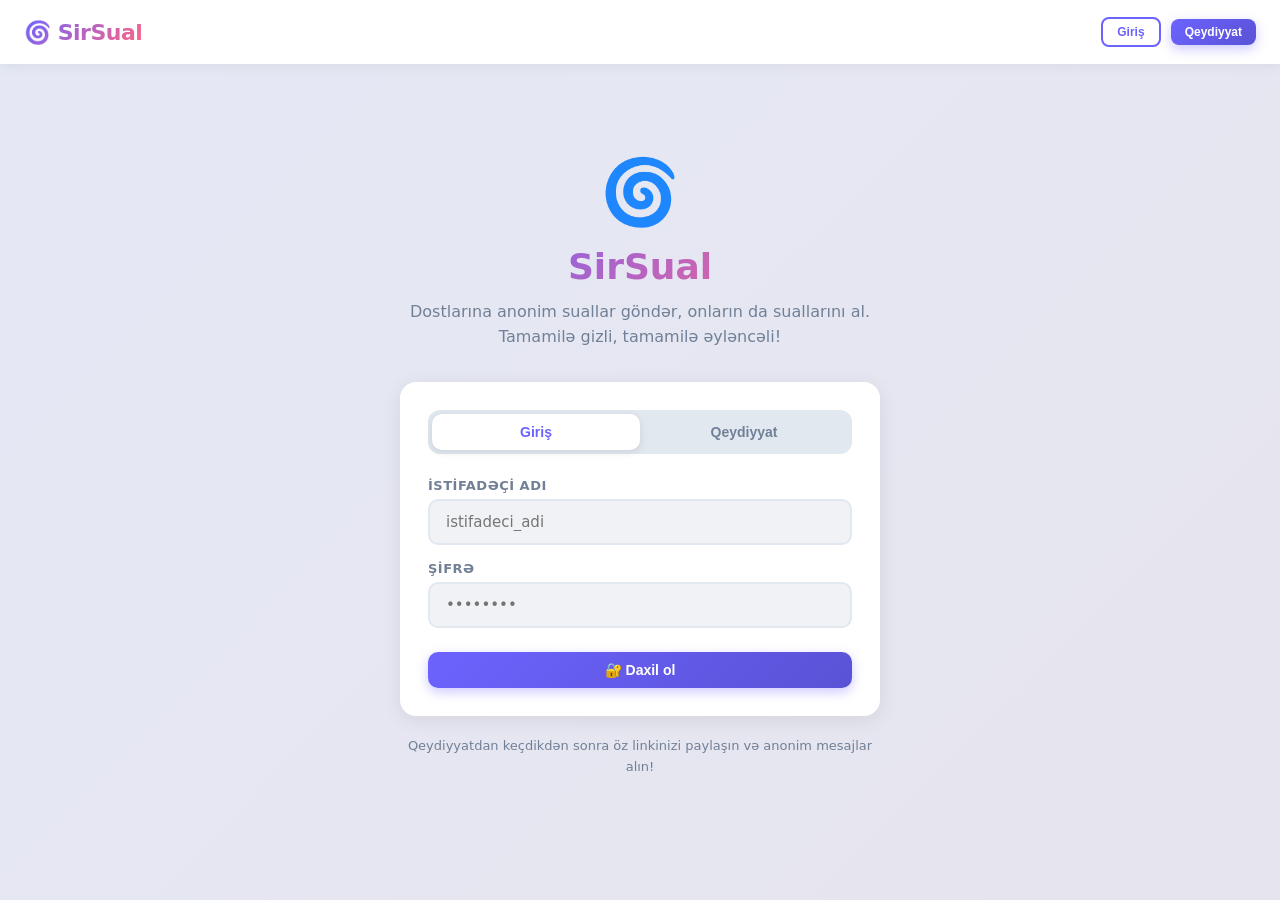
<file: index.html>
<!DOCTYPE html>
<html lang="az">
<head>
  <meta charset="UTF-8">
  <meta name="viewport" content="width=device-width, initial-scale=1.0">
  <title>SirSual — Anonim Suallar</title>
  <link rel="stylesheet" href="style.css">
  <meta name="description" content="Dostlarınıza anonim mesaj və suallar göndərin!">
</head>
<body>

<!-- ===== NAVBAR ===== -->
<nav class="navbar">
  <div class="logo">🌀 SirSual</div>
  <div class="nav-actions" id="nav-actions">
    <!-- Filled by JS -->
  </div>
</nav>

<!-- ===== PAGE: AUTH ===== -->
<div class="page active" id="page-auth">
  <div class="hero">
    <div class="hero-inner">
      <div class="hero-icon">🌀</div>
      <h1>SirSual</h1>
      <p>Dostlarına anonim suallar göndər, onların da suallarını al.<br>Tamamilə gizli, tamamilə əyləncəli!</p>

      <div class="card">
        <div class="auth-tabs">
          <button class="auth-tab active" data-tab="login" onclick="switchTab('login')">Giriş</button>
          <button class="auth-tab" data-tab="register" onclick="switchTab('register')">Qeydiyyat</button>
        </div>

        <!-- Login Form -->
        <div class="auth-form active" id="form-login">
          <div class="form-group">
            <label>İstifadəçi adı</label>
            <input type="text" id="login-username" placeholder="istifadeci_adi" autocomplete="username">
          </div>
          <div class="form-group">
            <label>Şifrə</label>
            <input type="password" id="login-password" placeholder="••••••••" autocomplete="current-password">
          </div>
          <div id="login-err" class="form-error"></div>
          <button class="btn btn-primary" style="width:100%;justify-content:center;margin-top:8px" onclick="login()">
            🔐 Daxil ol
          </button>
        </div>

        <!-- Register Form -->
        <div class="auth-form" id="form-register">
          <div class="form-group">
            <label>Adınız</label>
            <input type="text" id="reg-name" placeholder="Əli Məmmədov" autocomplete="name">
            <div id="reg-name-err" class="form-error"></div>
          </div>
          <div class="form-group">
            <label>İstifadəçi adı</label>
            <input type="text" id="reg-username" placeholder="ali_mammadov" autocomplete="username">
            <div id="reg-username-err" class="form-error"></div>
          </div>
          <div class="form-group">
            <label>Şifrə</label>
            <input type="password" id="reg-password" placeholder="Ən azı 6 simvol" autocomplete="new-password">
            <div id="reg-password-err" class="form-error"></div>
          </div>
          <button class="btn btn-primary" style="width:100%;justify-content:center;margin-top:8px" onclick="register()">
            🚀 Qeydiyyatdan keç
          </button>
        </div>
      </div>

      <p style="margin-top:20px;font-size:13px;color:var(--text-light)">
        Qeydiyyatdan keçdikdən sonra öz linkinizi paylaşın və anonim mesajlar alın!
      </p>
    </div>
  </div>
</div>

<!-- ===== PAGE: DASHBOARD ===== -->
<div class="page" id="page-dashboard">
  <div class="dashboard">

    <div class="dashboard-header">
      <div class="dashboard-profile">
        <div class="avatar-edit-wrap" onclick="openEmojiModal()" title="Emojini dəyiş">
          <div class="avatar-lg" id="db-avatar">?</div>
          <div class="avatar-edit-overlay">✏️</div>
        </div>
        <div>
          <h2 id="db-greeting">Salam!</h2>
          <p id="db-username" style="color:var(--text-light);font-size:13px;margin-top:2px"></p>
        </div>
      </div>
      <div style="display:flex;gap:10px;align-items:center">
        <button class="btn btn-outline btn-sm" onclick="markAllRead()">Hamısını oxu</button>
        <button class="btn btn-ghost btn-sm" onclick="logout()">Çıxış</button>
      </div>
    </div>

    <!-- Stats -->
    <div class="stats-grid">
      <div class="stat-card">
        <div class="stat-number" id="stat-total">0</div>
        <div class="stat-label">Cəmi mesaj</div>
      </div>
      <div class="stat-card">
        <div class="stat-number" id="stat-unread">0</div>
        <div class="stat-label">Oxunmamış</div>
      </div>
      <div class="stat-card">
        <div class="stat-number" id="stat-today">0</div>
        <div class="stat-label">Bu gün</div>
      </div>
      <div class="stat-card">
        <div class="stat-number" id="stat-views">0</div>
        <div class="stat-label">Profil baxışı</div>
      </div>
    </div>

    <!-- Share Box -->
    <div class="share-box">
      <div>
        <h3>🔗 Linkini paylaş</h3>
        <p>Dostlarına bu linki göndər, anonim mesaj alsın!</p>
      </div>
      <div style="display:flex;flex-direction:column;gap:8px;align-items:flex-end">
        <div class="share-link" id="share-link" onclick="copyShareLink()" title="Kopyalamaq üçün tıkla">
          yüklənir...
        </div>
        <button class="btn btn-sm" style="background:rgba(255,255,255,0.25);color:white;border:1.5px solid rgba(255,255,255,0.4)" onclick="copyShareLink()">
          📋 Kopyala
        </button>
      </div>
    </div>

    <!-- Mood picker -->
    <div class="mood-section">
      <div class="mood-section-title">🌈 Bu günkü əhvalın necədir?</div>
      <div class="mood-picker" id="mood-picker"></div>
    </div>

    <!-- Character report -->
    <div class="section-title" style="margin-top:8px">⭐ Xarakter hesabatım</div>
    <div id="db-char-report"></div>

    <div class="section-title" style="margin-top:24px">💬 Gələn rəylər</div>
    <div id="db-imp-list"></div>

    <!-- Search -->
    <div class="section-title" style="margin-top:32px">🔍 İstifadəçi axtar</div>
    <div class="search-box">
      <input
        type="text"
        id="search-input"
        placeholder="Ad və ya @istifadeci_adi ilə axtar..."
        oninput="searchUsers(this.value)"
        autocomplete="off"
      >
      <span class="search-icon">🔍</span>
    </div>
    <div id="search-results" class="search-results" style="display:none"></div>

    <!-- Leaderboard -->
    <div class="section-title" style="margin-top:32px">🏆 Ən çox mesaj alanlar</div>
    <div id="leaderboard-container"></div>

    <!-- Messages -->
    <div class="section-title" style="margin-top:32px">💬 Mesajlarım
      <span class="badge" id="unread-badge-2">0</span>
    </div>

    <div class="filter-tabs">
      <button class="filter-tab active" data-filter="all"    onclick="renderMessages('all')">Hamısı</button>
      <button class="filter-tab"        data-filter="unread" onclick="renderMessages('unread')">Oxunmamış</button>
      <button class="filter-tab"        data-filter="read"   onclick="renderMessages('read')">Oxunmuş</button>
    </div>

    <div class="messages-list" id="messages-container">
      <!-- Filled by JS -->
    </div>
  </div>
</div>

<!-- ===== PAGE: PUBLIC PROFILE ===== -->
<div class="page" id="page-send">

  <!-- Not found -->
  <div id="send-not-found" style="display:none" class="send-notfound">
    <div class="card" style="text-align:center;max-width:400px;margin:80px auto">
      <div style="font-size:48px;margin-bottom:12px">😔</div>
      <h2>İstifadəçi tapılmadı</h2>
      <p style="color:var(--text-light);margin:8px 0 20px">Bu istifadəçi adı mövcud deyil.</p>
      <a href="#" class="btn btn-primary">Ana səhifəyə qayıt</a>
    </div>
  </div>

  <!-- Profile body -->
  <div id="send-form-area" style="display:none">

    <!-- Cover / Hero -->
    <div class="profile-cover">
      <div class="profile-cover-inner">
        <div class="avatar-edit-wrap" id="cover-avatar-wrap">
          <div class="avatar-xl" id="send-avatar">?</div>
          <div class="avatar-edit-overlay" id="cover-edit-overlay" style="display:none" onclick="openEmojiModal()" title="Emojini dəyiş">✏️</div>
        </div>
        <div class="profile-cover-info">
          <h1 id="send-name">İstifadəçi</h1>
          <span id="send-handle" class="profile-handle">@istifadeci</span>
          <div class="profile-meta-row">
            <span id="send-joined">📅 Qoşulma tarixi</span>
            <span id="send-mood-badge" class="mood-badge" style="display:none"></span>
          </div>
        </div>
      </div>
    </div>

    <div class="profile-page-body">
      <div class="profile-page-grid">

        <!-- LEFT: message form -->
        <div class="profile-main">

          <!-- Locked replies -->
          <div id="send-replies-wrap" style="display:none">
            <div class="section-title">🔓 Cavablar</div>
            <div id="send-replies"></div>
          </div>

          <!-- Message form -->
          <div class="section-title" style="margin-top:8px">💬 Anonim mesaj göndər</div>
          <div class="card">
            <input type="hidden" id="send-target">

            <div class="sablonlar">
              <p class="sablon-baslik">✨ Hazır suallar</p>
              <div class="sablon-dugmeler">
                <button onclick="sablonSec(this)">Məni necə görürsən? 👀</button>
                <button onclick="sablonSec(this)">Məndə dəyişməsini istədiyin bir şey? 🔄</button>
                <button onclick="sablonSec(this)">Ən yaxşı xüsusiyyətim nədir? ✨</button>
                <button onclick="sablonSec(this)">İlk təəssüratın nə idi? 🎯</button>
                <button onclick="sablonSec(this)">Mənimlə bağlı bir sirr? 🤫</button>
                <button onclick="sablonSec(this)">Ən çox nəyi bəyənirsən? ❤️</button>
              </div>
            </div>

            <div class="form-group">
              <label>Mesajınız</label>
              <textarea
                id="send-text"
                placeholder="Buraya mesajınızı yazın... Kimliyiniz gizli qalacaq 🤫"
                maxlength="500"
                oninput="updateCharCount()"
              ></textarea>
              <div class="char-counter" id="send-charcount">0 / 500</div>
              <div id="send-err" class="form-error"></div>
            </div>

            <button class="btn btn-primary" style="width:100%;justify-content:center" onclick="sendMessage()">
              📨 Anonim göndər
            </button>
            <p style="text-align:center;font-size:12px;color:var(--text-light);margin-top:10px">
              Mesajınız tamamilə anonimdir.
            </p>
          </div>

          <!-- Success -->
          <div id="send-success" style="display:none;text-align:center" class="card" style="margin-top:16px">
            <div style="font-size:56px;margin-bottom:12px;animation:float 2s ease-in-out infinite">🎉</div>
            <h2 style="margin-bottom:8px">Mesaj göndərildi!</h2>
            <p style="color:var(--text-light)">Mesajınız uğurla çatdırıldı. Kimliğiniz gizli qalacaq.</p>
            <div style="margin-top:16px;width:100%;height:4px;background:var(--border);border-radius:4px;overflow:hidden">
              <div style="height:100%;background:linear-gradient(90deg,var(--primary),var(--secondary));animation:progress 3s linear forwards"></div>
            </div>
          </div>
        </div>

        <!-- RIGHT: profile info card -->
        <div class="profile-sidebar">
          <div class="card">
            <div class="sidebar-section-title">👤 Profil haqqında</div>
            <div class="profile-info-row">
              <span class="profile-info-label">Ad</span>
              <span id="sidebar-name" class="profile-info-value">—</span>
            </div>
            <div class="profile-info-row">
              <span class="profile-info-label">İstifadəçi adı</span>
              <span id="sidebar-username" class="profile-info-value">—</span>
            </div>
            <div class="profile-info-row">
              <span class="profile-info-label">Qoşulma</span>
              <span id="sidebar-joined" class="profile-info-value">—</span>
            </div>
            <div class="profile-info-row">
              <span class="profile-info-label">Baxış</span>
              <span id="sidebar-views" class="profile-info-value">0 baxış</span>
            </div>

            <div style="margin-top:16px;padding-top:14px;border-top:1px solid var(--border)">
              <div class="sidebar-section-title">⭐ Xarakter hesabatı</div>
              <div id="send-char-report"></div>
            </div>

            <div style="margin-top:16px;padding-top:16px;border-top:1px solid var(--border);text-align:center">
              <p style="font-size:12px;color:var(--text-light);margin-bottom:10px">Siz də qoşulun!</p>
              <a href="#" class="btn btn-primary btn-sm" style="width:100%;justify-content:center">
                🌀 SirSual-a qoşul
              </a>
            </div>
          </div>
        </div>

      </div>
    </div>
  </div>
</div>

<!-- ===== IMPRESSION WIZARD ===== -->
<div id="imp-wizard" class="imp-wizard" style="display:none">
  <div class="imp-card">

    <div class="imp-header">
      <div class="imp-av" id="imp-wizard-avatar">?</div>
      <div>
        <div class="imp-header-name" id="imp-wizard-name">İstifadəçi</div>
        <div class="imp-header-sub">bu linki sizinlə paylaşdı · onu tanıyırsınızsa rəy bildirin</div>
      </div>
    </div>

    <div class="imp-trust-row">
      <span class="imp-trust-badge">🔒 100% anonim</span>
      <span class="imp-trust-badge">🛡️ təhlükəsiz</span>
    </div>

    <div class="imp-progress-track">
      <div class="imp-progress-fill" id="imp-step-fill" style="width:50%"></div>
    </div>
    <div class="imp-step-label" id="imp-step-label">ADDIM 1 / 2</div>

    <!-- Step 1: Traits -->
    <div id="imp-s1">
      <h2 class="imp-title">Xarakterini necə təsvir edərdin? 👇</h2>
      <p class="imp-subtitle">Onu ən yaxşı təsvir edən xüsusiyyətləri seç (birdən çox ola bilər)</p>
      <div class="imp-traits" id="imp-traits"></div>
    </div>

    <!-- Step 2: Message -->
    <div id="imp-s2" style="display:none">
      <h2 class="imp-title">Ona dürüst ol 💬</h2>
      <p class="imp-subtitle">Kim yazdığını heç vaxt bilməyəcək. Ürəyindən keçəni söylə.</p>
      <textarea class="imp-textarea" id="imp-msg" placeholder="Buraya yaz... (istəyə bağlı)" maxlength="300"></textarea>
    </div>

    <div class="imp-actions">
      <button class="imp-btn-back" id="imp-back-btn" style="display:none" onclick="impBack()">← Geri</button>
      <button class="imp-btn-skip" onclick="skipImpression()">Keç</button>
      <button class="imp-btn-next" id="imp-next-btn" onclick="impNext()">İrəli →</button>
    </div>

  </div>
</div>

<!-- ===== EMOJI PICKER MODAL ===== -->
<div class="modal-overlay" id="modal-emoji" style="display:none">
  <div class="modal emoji-modal">
    <h3>😊 Profil emojisi seç</h3>
    <p>Profilinizi təmsil edən emojini seçin.</p>
    <div class="emoji-grid" id="emoji-grid"></div>
    <div class="modal-actions">
      <button class="btn btn-ghost" onclick="closeEmojiModal()">Ləğv et</button>
    </div>
  </div>
</div>

<!-- ===== DELETE MODAL ===== -->
<div class="modal-overlay" id="modal-delete" style="display:none">
  <div class="modal">
    <h3>Mesajı sil?</h3>
    <p>Bu mesaj birdəfəlik silinəcək. Bu əməliyyatı geri qaytarmaq olmaz.</p>
    <div class="modal-actions">
      <button class="btn btn-ghost" onclick="closeDeleteModal()">Ləğv et</button>
      <button class="btn btn-danger" onclick="deleteMessage()">Sil</button>
    </div>
  </div>
</div>

<!-- ===== TOAST ===== -->
<div class="toast-container" id="toast-container"></div>

<style>
@keyframes progress {
  from { width: 0; }
  to   { width: 100%; }
}
</style>

<script src="app.js"></script>
</body>
</html>
</file>
<file: style.css>
* {
  margin: 0;
  padding: 0;
  box-sizing: border-box;
}

:root {
  --primary: #6c63ff;
  --primary-dark: #5a52d5;
  --secondary: #ff6584;
  --bg: #f0f2f5;
  --card: #ffffff;
  --text: #2d3748;
  --text-light: #718096;
  --border: #e2e8f0;
  --success: #48bb78;
  --danger: #fc8181;
  --shadow: 0 4px 20px rgba(0, 0, 0, 0.08);
  --radius: 16px;
}

body {
  font-family: 'Segoe UI', system-ui, -apple-system, sans-serif;
  background: var(--bg);
  color: var(--text);
  min-height: 100vh;
}

/* ---- NAVBAR ---- */
.navbar {
  background: var(--card);
  padding: 0 24px;
  height: 64px;
  display: flex;
  align-items: center;
  justify-content: space-between;
  box-shadow: 0 2px 12px rgba(0,0,0,0.06);
  position: sticky;
  top: 0;
  z-index: 100;
}

.logo {
  font-size: 22px;
  font-weight: 800;
  background: linear-gradient(135deg, var(--primary), var(--secondary));
  -webkit-background-clip: text;
  -webkit-text-fill-color: transparent;
  background-clip: text;
  letter-spacing: -0.5px;
}

.nav-actions {
  display: flex;
  gap: 10px;
  align-items: center;
}

.nav-user {
  display: flex;
  align-items: center;
  gap: 10px;
  font-weight: 600;
  color: var(--text);
  text-decoration: none;
  border-radius: 10px;
  padding: 4px 8px;
  transition: background 0.15s;
}

.nav-user:hover {
  background: rgba(108,99,255,0.08);
}

.avatar-sm {
  width: 36px;
  height: 36px;
  border-radius: 50%;
  background: linear-gradient(135deg, var(--primary), var(--secondary));
  display: flex;
  align-items: center;
  justify-content: center;
  color: white;
  font-weight: 700;
  font-size: 14px;
  cursor: pointer;
}

/* ---- BUTTONS ---- */
.btn {
  padding: 10px 22px;
  border: none;
  border-radius: 10px;
  font-size: 14px;
  font-weight: 600;
  cursor: pointer;
  transition: all 0.2s ease;
  text-decoration: none;
  display: inline-flex;
  align-items: center;
  gap: 6px;
}

.btn-primary {
  background: linear-gradient(135deg, var(--primary), var(--primary-dark));
  color: white;
  box-shadow: 0 4px 12px rgba(108, 99, 255, 0.35);
}

.btn-primary:hover {
  transform: translateY(-1px);
  box-shadow: 0 6px 16px rgba(108, 99, 255, 0.45);
}

.btn-outline {
  background: transparent;
  color: var(--primary);
  border: 2px solid var(--primary);
}

.btn-outline:hover {
  background: var(--primary);
  color: white;
}

.btn-danger {
  background: var(--danger);
  color: white;
}

.btn-sm {
  padding: 6px 14px;
  font-size: 12px;
  border-radius: 8px;
}

.btn-ghost {
  background: transparent;
  color: var(--text-light);
  border: 1.5px solid var(--border);
}

.btn-ghost:hover {
  background: var(--border);
  color: var(--text);
}

/* ---- PAGES ---- */
.page {
  display: none;
}

.page.active {
  display: block;
}

/* ---- HERO ---- */
.hero {
  min-height: calc(100vh - 64px);
  display: flex;
  align-items: center;
  justify-content: center;
  padding: 40px 20px;
  background: linear-gradient(135deg, #667eea15 0%, #764ba215 100%);
}

.hero-inner {
  max-width: 480px;
  width: 100%;
  text-align: center;
}

.hero-icon {
  font-size: 64px;
  margin-bottom: 16px;
  animation: float 3s ease-in-out infinite;
}

@keyframes float {
  0%, 100% { transform: translateY(0); }
  50% { transform: translateY(-10px); }
}

.hero h1 {
  font-size: 36px;
  font-weight: 800;
  margin-bottom: 12px;
  background: linear-gradient(135deg, var(--primary), var(--secondary));
  -webkit-background-clip: text;
  -webkit-text-fill-color: transparent;
  background-clip: text;
}

.hero p {
  color: var(--text-light);
  font-size: 16px;
  margin-bottom: 32px;
  line-height: 1.6;
}

.auth-tabs {
  display: flex;
  background: var(--border);
  border-radius: 12px;
  padding: 4px;
  margin-bottom: 24px;
}

.auth-tab {
  flex: 1;
  padding: 10px;
  border: none;
  background: transparent;
  border-radius: 10px;
  font-size: 14px;
  font-weight: 600;
  cursor: pointer;
  color: var(--text-light);
  transition: all 0.2s;
}

.auth-tab.active {
  background: white;
  color: var(--primary);
  box-shadow: 0 2px 8px rgba(0,0,0,0.1);
}

.auth-form {
  display: none;
}

.auth-form.active {
  display: block;
}

/* ---- CARD ---- */
.card {
  background: var(--card);
  border-radius: var(--radius);
  padding: 28px;
  box-shadow: var(--shadow);
}

/* ---- FORM ---- */
.form-group {
  margin-bottom: 16px;
  text-align: left;
}

.form-group label {
  display: block;
  font-size: 13px;
  font-weight: 600;
  color: var(--text-light);
  margin-bottom: 6px;
  text-transform: uppercase;
  letter-spacing: 0.5px;
}

.form-group input,
.form-group textarea {
  width: 100%;
  padding: 12px 16px;
  border: 2px solid var(--border);
  border-radius: 10px;
  font-size: 15px;
  color: var(--text);
  background: var(--bg);
  transition: border-color 0.2s, box-shadow 0.2s;
  font-family: inherit;
  resize: vertical;
}

.form-group input:focus,
.form-group textarea:focus {
  outline: none;
  border-color: var(--primary);
  box-shadow: 0 0 0 3px rgba(108, 99, 255, 0.15);
  background: white;
}

.form-group textarea {
  min-height: 120px;
}

.form-error {
  color: #e53e3e;
  font-size: 13px;
  margin-top: 6px;
  display: none;
}

.form-error.show {
  display: block;
}

/* ---- DASHBOARD ---- */
.dashboard {
  max-width: 800px;
  margin: 0 auto;
  padding: 32px 20px;
}

.dashboard-header {
  display: flex;
  align-items: center;
  justify-content: space-between;
  margin-bottom: 28px;
  flex-wrap: gap;
  gap: 12px;
}

.dashboard-header h2 {
  font-size: 24px;
  font-weight: 800;
}

.stats-grid {
  display: grid;
  grid-template-columns: repeat(auto-fit, minmax(140px, 1fr));
  gap: 16px;
  margin-bottom: 28px;
}

.stat-card {
  background: var(--card);
  border-radius: var(--radius);
  padding: 20px;
  box-shadow: var(--shadow);
  text-align: center;
}

.stat-number {
  font-size: 32px;
  font-weight: 800;
  background: linear-gradient(135deg, var(--primary), var(--secondary));
  -webkit-background-clip: text;
  -webkit-text-fill-color: transparent;
  background-clip: text;
}

.stat-label {
  font-size: 12px;
  color: var(--text-light);
  font-weight: 600;
  text-transform: uppercase;
  letter-spacing: 0.5px;
  margin-top: 4px;
}

.share-box {
  background: linear-gradient(135deg, var(--primary), var(--secondary));
  border-radius: var(--radius);
  padding: 24px;
  color: white;
  margin-bottom: 28px;
  display: flex;
  align-items: center;
  justify-content: space-between;
  gap: 16px;
  flex-wrap: wrap;
}

.share-box h3 {
  font-size: 16px;
  font-weight: 700;
  margin-bottom: 6px;
}

.share-box p {
  font-size: 13px;
  opacity: 0.85;
}

.share-link {
  background: rgba(255,255,255,0.2);
  padding: 10px 16px;
  border-radius: 10px;
  font-size: 13px;
  font-family: monospace;
  backdrop-filter: blur(4px);
  cursor: pointer;
  transition: background 0.2s;
  white-space: nowrap;
  overflow: hidden;
  text-overflow: ellipsis;
  max-width: 300px;
}

.share-link:hover {
  background: rgba(255,255,255,0.3);
}

.section-title {
  font-size: 18px;
  font-weight: 700;
  margin-bottom: 16px;
  display: flex;
  align-items: center;
  gap: 8px;
}

.badge {
  background: var(--primary);
  color: white;
  padding: 2px 10px;
  border-radius: 20px;
  font-size: 12px;
  font-weight: 600;
}

/* ---- MESSAGE CARDS ---- */
.messages-list {
  display: flex;
  flex-direction: column;
  gap: 14px;
}

.message-card {
  background: var(--card);
  border-radius: var(--radius);
  padding: 20px;
  box-shadow: var(--shadow);
  border-left: 4px solid var(--primary);
  transition: transform 0.2s, box-shadow 0.2s;
  animation: slideIn 0.3s ease;
}

@keyframes slideIn {
  from { opacity: 0; transform: translateY(8px); }
  to   { opacity: 1; transform: translateY(0); }
}

.message-card:hover {
  transform: translateY(-2px);
  box-shadow: 0 8px 24px rgba(0,0,0,0.1);
}

.message-card.unread {
  border-left-color: var(--secondary);
  background: #fff5f7;
}

.message-text {
  font-size: 15px;
  line-height: 1.6;
  color: var(--text);
  margin-bottom: 12px;
}

.message-meta {
  display: flex;
  align-items: center;
  justify-content: space-between;
  flex-wrap: wrap;
  gap: 8px;
}

.message-time {
  font-size: 12px;
  color: var(--text-light);
  display: flex;
  align-items: center;
  gap: 4px;
}

.message-actions {
  display: flex;
  gap: 8px;
}

.empty-state {
  text-align: center;
  padding: 60px 20px;
  color: var(--text-light);
}

.empty-state .empty-icon {
  font-size: 48px;
  margin-bottom: 12px;
  opacity: 0.5;
}

.empty-state p {
  font-size: 15px;
}

/* ---- EMOJI PICKER ---- */
.emoji-modal {
  max-width: 420px;
}

.emoji-grid {
  display: flex;
  flex-wrap: wrap;
  gap: 6px;
  margin: 4px 0 16px;
}

.emoji-btn {
  width: 44px;
  height: 44px;
  font-size: 22px;
  border: 2px solid transparent;
  border-radius: 10px;
  background: var(--bg);
  cursor: pointer;
  transition: all 0.15s;
  display: flex;
  align-items: center;
  justify-content: center;
  line-height: 1;
}

.emoji-btn:hover {
  border-color: var(--primary);
  background: rgba(108,99,255,0.08);
  transform: scale(1.15);
}

/* ---- AVATAR EDIT WRAP ---- */
.avatar-edit-wrap {
  position: relative;
  display: inline-block;
  cursor: pointer;
}

.avatar-edit-overlay {
  position: absolute;
  inset: 0;
  border-radius: 50%;
  background: rgba(0,0,0,0.45);
  display: flex;
  align-items: center;
  justify-content: center;
  font-size: 18px;
  opacity: 0;
  transition: opacity 0.2s;
}

.avatar-edit-wrap:hover .avatar-edit-overlay {
  opacity: 1;
}

/* Dashboard profile row */
.dashboard-profile {
  display: flex;
  align-items: center;
  gap: 14px;
}

/* ---- PUBLIC PROFILE PAGE ---- */
.profile-cover {
  background: linear-gradient(135deg, var(--primary), var(--secondary));
  padding: 40px 20px 36px;
  color: white;
}

.profile-cover-inner {
  max-width: 960px;
  margin: 0 auto;
  display: flex;
  align-items: center;
  gap: 24px;
  flex-wrap: wrap;
}

.avatar-xl {
  width: 90px;
  height: 90px;
  border-radius: 50%;
  background: rgba(255,255,255,0.25);
  border: 3px solid rgba(255,255,255,0.6);
  display: flex;
  align-items: center;
  justify-content: center;
  color: white;
  font-weight: 800;
  font-size: 34px;
  flex-shrink: 0;
}

.profile-cover-info h1 {
  font-size: 26px;
  font-weight: 800;
  margin-bottom: 4px;
}

.profile-handle {
  font-size: 14px;
  opacity: 0.85;
  display: block;
  margin-bottom: 10px;
}

.profile-meta-row {
  display: flex;
  gap: 16px;
  font-size: 13px;
  opacity: 0.9;
  flex-wrap: wrap;
}

.profile-page-body {
  max-width: 960px;
  margin: 0 auto;
  padding: 28px 20px 48px;
}

.profile-page-grid {
  display: grid;
  grid-template-columns: 1fr 280px;
  gap: 24px;
  align-items: start;
}

@media (max-width: 700px) {
  .profile-page-grid {
    grid-template-columns: 1fr;
  }
  .profile-sidebar {
    order: -1;
  }
}

.profile-main {}

.profile-sidebar {}

.sidebar-section-title {
  font-size: 14px;
  font-weight: 700;
  color: var(--text);
  margin-bottom: 16px;
  padding-bottom: 10px;
  border-bottom: 1px solid var(--border);
}

.profile-info-row {
  display: flex;
  justify-content: space-between;
  align-items: center;
  padding: 8px 0;
  border-bottom: 1px solid var(--border);
  gap: 12px;
}

.profile-info-row:last-of-type {
  border-bottom: none;
}

.profile-info-label {
  font-size: 12px;
  font-weight: 600;
  color: var(--text-light);
  text-transform: uppercase;
  letter-spacing: 0.4px;
  white-space: nowrap;
}

.profile-info-value {
  font-size: 14px;
  color: var(--text);
  font-weight: 500;
  text-align: right;
}

/* legacy — keep for small standalone uses */
.send-page {
  min-height: calc(100vh - 64px);
  display: flex;
  align-items: center;
  justify-content: center;
  padding: 40px 20px;
}

.send-card { max-width: 500px; width: 100%; }

.profile-header { text-align: center; margin-bottom: 28px; }

.avatar-lg {
  width: 80px;
  height: 80px;
  border-radius: 50%;
  background: linear-gradient(135deg, var(--primary), var(--secondary));
  display: flex;
  align-items: center;
  justify-content: center;
  color: white;
  font-weight: 800;
  font-size: 28px;
  margin: 0 auto 14px;
  box-shadow: 0 8px 20px rgba(108, 99, 255, 0.3);
}

.profile-header h2 { font-size: 22px; font-weight: 800; margin-bottom: 6px; }
.profile-header p  { color: var(--text-light); font-size: 14px; }

.char-counter {
  font-size: 12px;
  color: var(--text-light);
  text-align: right;
  margin-top: 4px;
}

.char-counter.warn {
  color: #ed8936;
}

.char-counter.danger {
  color: #e53e3e;
}

/* ---- TOAST ---- */
.toast-container {
  position: fixed;
  bottom: 24px;
  right: 24px;
  z-index: 1000;
  display: flex;
  flex-direction: column;
  gap: 8px;
}

.toast {
  background: var(--text);
  color: white;
  padding: 14px 20px;
  border-radius: 12px;
  font-size: 14px;
  font-weight: 500;
  box-shadow: 0 8px 24px rgba(0,0,0,0.2);
  animation: toastIn 0.3s ease;
  display: flex;
  align-items: center;
  gap: 8px;
  min-width: 220px;
}

.toast.success { background: #276749; }
.toast.error   { background: #c53030; }

@keyframes toastIn {
  from { opacity: 0; transform: translateX(20px); }
  to   { opacity: 1; transform: translateX(0); }
}

/* ---- MODAL ---- */
.modal-overlay {
  position: fixed;
  inset: 0;
  background: rgba(0,0,0,0.55);
  z-index: 1200;
  align-items: center;
  justify-content: center;
  padding: 20px;
  backdrop-filter: blur(4px);
  /* visibility controlled via style.display inline */
}

.modal {
  background: white;
  border-radius: var(--radius);
  padding: 28px;
  max-width: 480px;
  width: 100%;
  box-shadow: 0 20px 60px rgba(0,0,0,0.2);
  animation: modalIn 0.25s ease;
}

@keyframes modalIn {
  from { opacity: 0; transform: scale(0.95); }
  to   { opacity: 1; transform: scale(1); }
}

.modal h3 {
  font-size: 20px;
  font-weight: 700;
  margin-bottom: 8px;
}

.modal p {
  color: var(--text-light);
  margin-bottom: 20px;
  line-height: 1.6;
}

.modal-actions {
  display: flex;
  gap: 10px;
  justify-content: flex-end;
}

/* ---- FILTER TABS ---- */
.filter-tabs {
  display: flex;
  gap: 8px;
  margin-bottom: 16px;
  flex-wrap: wrap;
}

.filter-tab {
  padding: 7px 16px;
  border: 1.5px solid var(--border);
  background: white;
  border-radius: 20px;
  font-size: 13px;
  font-weight: 600;
  cursor: pointer;
  color: var(--text-light);
  transition: all 0.2s;
}

.filter-tab.active {
  background: var(--primary);
  border-color: var(--primary);
  color: white;
}

/* ---- SEARCH ---- */
.search-box {
  position: relative;
  margin-bottom: 12px;
}

.search-box input {
  width: 100%;
  padding: 13px 16px 13px 44px;
  border: 2px solid var(--border);
  border-radius: 12px;
  font-size: 15px;
  color: var(--text);
  background: var(--card);
  transition: border-color 0.2s, box-shadow 0.2s;
  font-family: inherit;
}

.search-box input:focus {
  outline: none;
  border-color: var(--primary);
  box-shadow: 0 0 0 3px rgba(108, 99, 255, 0.15);
}

.search-icon {
  position: absolute;
  left: 14px;
  top: 50%;
  transform: translateY(-50%);
  font-size: 16px;
  pointer-events: none;
}

.search-results {
  background: var(--card);
  border-radius: 12px;
  box-shadow: var(--shadow);
  border: 1.5px solid var(--border);
  overflow: hidden;
  margin-bottom: 8px;
}

.search-user-card {
  display: flex;
  align-items: center;
  gap: 12px;
  padding: 14px 16px;
  border-bottom: 1px solid var(--border);
  transition: background 0.15s;
}

.search-user-card:last-child {
  border-bottom: none;
}

.search-user-card:hover {
  background: var(--bg);
}

.search-avatar {
  width: 42px;
  height: 42px;
  border-radius: 50%;
  background: linear-gradient(135deg, var(--primary), var(--secondary));
  display: flex;
  align-items: center;
  justify-content: center;
  color: white;
  font-weight: 700;
  font-size: 16px;
  flex-shrink: 0;
}

.search-info {
  flex: 1;
  min-width: 0;
}

.search-name {
  font-weight: 700;
  font-size: 14px;
  color: var(--text);
  white-space: nowrap;
  overflow: hidden;
  text-overflow: ellipsis;
}

.search-handle {
  font-size: 12px;
  color: var(--text-light);
  margin-top: 2px;
}

.search-empty {
  padding: 20px 16px;
  color: var(--text-light);
  font-size: 14px;
  text-align: center;
}

/* ---- POLLS ---- */
.poll-card {
  background: var(--card);
  border-radius: var(--radius);
  padding: 20px;
  box-shadow: var(--shadow);
  margin-bottom: 14px;
  animation: slideIn 0.3s ease;
}

.poll-card-header {
  display: flex;
  align-items: flex-start;
  justify-content: space-between;
  gap: 12px;
  margin-bottom: 14px;
}

.poll-question {
  font-weight: 700;
  font-size: 15px;
  color: var(--text);
  line-height: 1.4;
}

.poll-result-row {
  margin-bottom: 10px;
}

.poll-result-row.voted .poll-result-label span:first-child {
  color: var(--primary);
  font-weight: 700;
}

.poll-result-label {
  display: flex;
  justify-content: space-between;
  font-size: 13px;
  margin-bottom: 4px;
  color: var(--text);
}

.poll-result-count {
  color: var(--text-light);
  white-space: nowrap;
  margin-left: 8px;
}

.poll-bar-track {
  height: 8px;
  background: var(--border);
  border-radius: 99px;
  overflow: hidden;
}

.poll-bar-fill {
  height: 100%;
  background: linear-gradient(90deg, var(--primary), var(--primary-dark));
  border-radius: 99px;
  transition: width 0.6s cubic-bezier(.4,0,.2,1);
}

.poll-bar-fill.voted {
  background: linear-gradient(90deg, var(--secondary), #e0526e);
}

.poll-footer {
  font-size: 12px;
  color: var(--text-light);
  margin-top: 12px;
}

/* Vote options (send page) */
.vote-options {
  display: flex;
  flex-direction: column;
  gap: 8px;
}

.vote-option {
  display: flex;
  align-items: center;
  gap: 10px;
  padding: 11px 14px;
  border: 2px solid var(--border);
  border-radius: 10px;
  cursor: pointer;
  transition: border-color 0.2s, background 0.2s;
}

.vote-option:hover {
  border-color: var(--primary);
  background: rgba(108, 99, 255, 0.04);
}

.vote-option input[type="radio"] {
  width: 16px;
  height: 16px;
  accent-color: var(--primary);
  flex-shrink: 0;
}

.vote-option input[type="radio"]:checked ~ .vote-option-text {
  color: var(--primary);
  font-weight: 600;
}

.vote-option-text {
  font-size: 14px;
  color: var(--text);
}

/* Poll option inputs in modal */
.poll-option-row {
  display: flex;
  align-items: center;
  gap: 8px;
  margin-bottom: 8px;
}

.poll-option-input {
  flex: 1;
  padding: 10px 14px;
  border: 2px solid var(--border);
  border-radius: 10px;
  font-size: 14px;
  color: var(--text);
  background: var(--bg);
  font-family: inherit;
  transition: border-color 0.2s;
}

.poll-option-input:focus {
  outline: none;
  border-color: var(--primary);
  background: white;
}

.poll-option-remove {
  width: 30px;
  height: 30px;
  border: none;
  background: var(--border);
  border-radius: 8px;
  cursor: pointer;
  font-size: 12px;
  color: var(--text-light);
  flex-shrink: 0;
  transition: background 0.2s;
}

.poll-option-remove:hover {
  background: var(--danger);
  color: white;
}

/* ---- ŞABLON SUALLAR ---- */
.sablonlar {
  margin-bottom: 16px;
}

.sablon-baslik {
  font-size: 12px;
  font-weight: 600;
  color: var(--text-light);
  text-transform: uppercase;
  letter-spacing: 0.5px;
  margin-bottom: 8px;
}

.sablon-dugmeler {
  display: flex;
  flex-wrap: wrap;
  gap: 8px;
}

.sablon-dugmeler button {
  font-size: 13px;
  padding: 7px 13px;
  border-radius: 20px;
  border: 1.5px solid var(--border);
  background: white;
  color: var(--text);
  cursor: pointer;
  transition: all 0.2s;
  font-family: inherit;
}

.sablon-dugmeler button:hover {
  border-color: var(--primary);
  color: var(--primary);
  background: rgba(108, 99, 255, 0.06);
}

.sablon-dugmeler button.aktiv {
  background: var(--primary);
  border-color: var(--primary);
  color: white;
}

/* ---- LEADERBOARD ---- */
.lb-row {
  display: flex;
  align-items: center;
  gap: 12px;
  background: var(--card);
  border: 1px solid var(--border);
  border-radius: 14px;
  padding: 12px 16px;
  margin-bottom: 8px;
  transition: box-shadow 0.15s;
}

.lb-row:hover {
  box-shadow: 0 4px 16px rgba(108,99,255,0.1);
}

.lb-rank {
  font-size: 20px;
  width: 28px;
  text-align: center;
  flex-shrink: 0;
}

.lb-avatar {
  width: 38px;
  height: 38px;
  border-radius: 50%;
  background: linear-gradient(135deg, var(--primary), var(--secondary));
  display: flex;
  align-items: center;
  justify-content: center;
  font-size: 20px;
  color: #fff;
  font-weight: 700;
  flex-shrink: 0;
}

.lb-info {
  flex: 1;
  min-width: 0;
}

.lb-name {
  font-size: 14px;
  font-weight: 700;
  color: var(--text);
  display: block;
  white-space: nowrap;
  overflow: hidden;
  text-overflow: ellipsis;
}

.lb-handle {
  font-size: 12px;
  color: var(--text-light);
}

.lb-stats {
  display: flex;
  flex-direction: column;
  align-items: flex-end;
  gap: 2px;
  flex-shrink: 0;
}

.lb-stat {
  font-size: 12px;
  color: var(--text-light);
  white-space: nowrap;
}

/* ---- IMPRESSION WIZARD ---- */
.imp-wizard {
  position: fixed;
  inset: 0;
  background: rgba(10, 10, 20, 0.85);
  backdrop-filter: blur(6px);
  z-index: 1000;
  display: flex;
  align-items: center;
  justify-content: center;
  padding: 16px;
}

.imp-card {
  background: #1a1a2e;
  border: 1px solid rgba(255,255,255,0.08);
  border-radius: 24px;
  width: 100%;
  max-width: 480px;
  padding: 28px 28px 24px;
  color: #fff;
  box-shadow: 0 24px 80px rgba(0,0,0,0.6);
}

.imp-header {
  display: flex;
  align-items: center;
  gap: 14px;
  margin-bottom: 16px;
}

.imp-av {
  width: 54px;
  height: 54px;
  border-radius: 50%;
  background: linear-gradient(135deg, #6c63ff, #ff6584);
  display: flex;
  align-items: center;
  justify-content: center;
  font-size: 26px;
  flex-shrink: 0;
}

.imp-header-name {
  font-size: 17px;
  font-weight: 700;
  color: #fff;
}

.imp-header-sub {
  font-size: 12px;
  color: rgba(255,255,255,0.45);
  margin-top: 2px;
  line-height: 1.4;
}

.imp-trust-row {
  display: flex;
  gap: 8px;
  margin-bottom: 16px;
  flex-wrap: wrap;
}

.imp-trust-badge {
  font-size: 11px;
  background: rgba(255,255,255,0.07);
  border: 1px solid rgba(255,255,255,0.12);
  border-radius: 20px;
  padding: 4px 10px;
  color: rgba(255,255,255,0.6);
  letter-spacing: 0.2px;
}

.imp-progress-track {
  height: 4px;
  background: rgba(255,255,255,0.1);
  border-radius: 4px;
  overflow: hidden;
  margin-bottom: 8px;
}

.imp-progress-fill {
  height: 100%;
  background: linear-gradient(90deg, #6c63ff, #ff6584);
  border-radius: 4px;
  transition: width 0.35s ease;
}

.imp-step-label {
  font-size: 10px;
  letter-spacing: 1px;
  color: rgba(255,255,255,0.35);
  text-transform: uppercase;
  margin-bottom: 20px;
}

.imp-title {
  font-size: 19px;
  font-weight: 700;
  color: #fff;
  margin-bottom: 6px;
}

.imp-subtitle {
  font-size: 13px;
  color: rgba(255,255,255,0.5);
  margin-bottom: 18px;
  line-height: 1.5;
}

.imp-traits {
  display: grid;
  grid-template-columns: repeat(4, 1fr);
  gap: 8px;
  margin-bottom: 8px;
}

.imp-trait-btn {
  background: rgba(255,255,255,0.06);
  border: 1.5px solid rgba(255,255,255,0.1);
  border-radius: 12px;
  padding: 10px 6px 8px;
  color: rgba(255,255,255,0.75);
  font-size: 12px;
  font-family: inherit;
  cursor: pointer;
  display: flex;
  flex-direction: column;
  align-items: center;
  gap: 4px;
  transition: all 0.18s;
  text-align: center;
  line-height: 1.2;
}

.imp-trait-btn .t-emoji {
  font-size: 22px;
  line-height: 1;
}

.imp-trait-btn:hover {
  background: rgba(108, 99, 255, 0.18);
  border-color: rgba(108, 99, 255, 0.5);
  color: #fff;
  transform: translateY(-2px);
}

.imp-trait-btn.selected {
  background: linear-gradient(135deg, rgba(108,99,255,0.35), rgba(255,101,132,0.25));
  border-color: #6c63ff;
  color: #fff;
  box-shadow: 0 0 12px rgba(108,99,255,0.3);
}

.imp-textarea {
  width: 100%;
  background: rgba(255,255,255,0.05);
  border: 1.5px solid rgba(255,255,255,0.1);
  border-radius: 14px;
  padding: 14px 16px;
  color: #fff;
  font-family: inherit;
  font-size: 14px;
  resize: none;
  outline: none;
  transition: border-color 0.2s;
  margin-bottom: 4px;
}

.imp-textarea::placeholder {
  color: rgba(255,255,255,0.3);
}

.imp-textarea:focus {
  border-color: rgba(108,99,255,0.5);
}

.imp-char-count {
  font-size: 11px;
  color: rgba(255,255,255,0.3);
  text-align: right;
  margin-bottom: 12px;
}

.imp-actions {
  display: flex;
  align-items: center;
  gap: 10px;
  margin-top: 20px;
}

.imp-btn-next {
  flex: 1;
  background: linear-gradient(135deg, #6c63ff, #ff6584);
  border: none;
  border-radius: 12px;
  padding: 14px 20px;
  color: #fff;
  font-size: 14px;
  font-weight: 700;
  font-family: inherit;
  cursor: pointer;
  transition: opacity 0.2s, transform 0.15s;
}

.imp-btn-next:hover {
  opacity: 0.9;
  transform: translateY(-1px);
}

.imp-btn-back {
  background: rgba(255,255,255,0.07);
  border: 1.5px solid rgba(255,255,255,0.1);
  border-radius: 12px;
  padding: 14px 16px;
  color: rgba(255,255,255,0.6);
  font-size: 13px;
  font-family: inherit;
  cursor: pointer;
  transition: all 0.18s;
}

.imp-btn-back:hover {
  background: rgba(255,255,255,0.12);
  color: #fff;
}

.imp-btn-skip {
  background: transparent;
  border: none;
  color: rgba(255,255,255,0.3);
  font-size: 12px;
  font-family: inherit;
  cursor: pointer;
  padding: 8px 4px;
  transition: color 0.18s;
}

.imp-btn-skip:hover {
  color: rgba(255,255,255,0.6);
}

/* ---- PROFILE SELF LINK ---- */
.profile-self-link {
  color: var(--primary);
  text-decoration: none;
  font-size: 13px;
  font-weight: 600;
  opacity: 0.85;
  transition: opacity 0.15s;
}

.profile-self-link:hover {
  opacity: 1;
  text-decoration: underline;
}

/* ---- CHARACTER REPORT ---- */
.char-report-wrap {
  margin-top: 8px;
}

.char-empty {
  text-align: center;
  padding: 20px 0 12px;
  color: var(--text-light);
  font-size: 13px;
}

.char-empty-icon {
  font-size: 28px;
  margin-bottom: 6px;
  opacity: 0.5;
}

.char-hero {
  display: flex;
  align-items: center;
  gap: 14px;
  background: linear-gradient(135deg, rgba(108,99,255,0.1), rgba(255,101,132,0.08));
  border: 1.5px solid rgba(108,99,255,0.2);
  border-radius: 16px;
  padding: 14px 16px;
  margin-bottom: 14px;
  position: relative;
}

.char-hero-emoji {
  font-size: 42px;
  line-height: 1;
  flex-shrink: 0;
}

.char-hero-body {
  flex: 1;
  min-width: 0;
}

.char-hero-label {
  font-size: 17px;
  font-weight: 800;
  color: var(--text);
}

.char-hero-sub {
  font-size: 12px;
  color: var(--text-light);
  margin-top: 2px;
}

.char-hero-badge {
  background: linear-gradient(135deg, var(--primary), var(--secondary));
  color: white;
  font-size: 11px;
  font-weight: 800;
  border-radius: 8px;
  padding: 4px 8px;
  flex-shrink: 0;
  letter-spacing: 0.5px;
}

.char-bars {
  margin-bottom: 10px;
}

.char-row {
  display: flex;
  align-items: center;
  gap: 8px;
  margin-bottom: 8px;
}

.char-row-emoji {
  font-size: 16px;
  width: 22px;
  text-align: center;
  flex-shrink: 0;
}

.char-row-label {
  font-size: 12px;
  font-weight: 600;
  color: var(--text);
  width: 80px;
  flex-shrink: 0;
  white-space: nowrap;
  overflow: hidden;
  text-overflow: ellipsis;
}

.char-bar-track {
  flex: 1;
  height: 8px;
  background: var(--border);
  border-radius: 8px;
  overflow: hidden;
}

.char-bar-fill {
  height: 100%;
  background: linear-gradient(90deg, var(--primary), var(--secondary));
  border-radius: 8px;
  transition: width 0.6s cubic-bezier(.25,.8,.25,1);
}

.char-row-count {
  font-size: 11px;
  font-weight: 700;
  color: var(--primary);
  width: 30px;
  text-align: right;
  flex-shrink: 0;
}

.char-extras {
  display: flex;
  flex-wrap: wrap;
  gap: 6px;
  margin-bottom: 10px;
}

.char-extra-badge {
  font-size: 11px;
  background: rgba(108,99,255,0.07);
  border: 1px solid rgba(108,99,255,0.15);
  color: var(--primary);
  border-radius: 20px;
  padding: 3px 9px;
}

.char-footer {
  font-size: 12px;
  color: var(--text-light);
  text-align: center;
  padding-top: 8px;
  border-top: 1px solid var(--border);
  display: flex;
  align-items: center;
  justify-content: center;
  gap: 5px;
}

.char-footer-icon {
  font-size: 13px;
}

/* Dashboard impression list */
.imp-list-item {
  background: var(--card);
  border: 1px solid var(--border);
  border-radius: 12px;
  padding: 12px 16px;
  margin-bottom: 10px;
  display: flex;
  flex-direction: column;
  gap: 6px;
}

.imp-list-item .imp-badges {
  display: flex;
  flex-wrap: wrap;
  gap: 6px;
}

.imp-badge-small {
  font-size: 11px;
  background: rgba(108,99,255,0.1);
  border: 1px solid rgba(108,99,255,0.2);
  color: var(--primary);
  border-radius: 20px;
  padding: 3px 9px;
}

.imp-list-msg {
  font-size: 13px;
  color: var(--text-light);
  font-style: italic;
}

.imp-list-time {
  font-size: 11px;
  color: var(--text-light);
  opacity: 0.6;
}

.imp-list-empty {
  font-size: 14px;
  color: var(--text-light);
  text-align: center;
  padding: 20px 0;
}

/* ---- REPLY SYSTEM ---- */
.msg-reply-section {
  margin-top: 10px;
  padding-top: 10px;
  border-top: 1px dashed var(--border);
}

.reply-open-btn {
  color: var(--primary);
  border-color: var(--primary);
  font-size: 12px;
}

.msg-reply-show {
  display: flex;
  flex-direction: column;
  gap: 2px;
}

.msg-reply-label {
  font-size: 11px;
  font-weight: 700;
  color: var(--text-light);
  text-transform: uppercase;
  letter-spacing: 0.5px;
}

.msg-reply-text {
  font-size: 13px;
  color: var(--text);
  line-height: 1.5;
  background: rgba(108,99,255,0.06);
  border-left: 3px solid var(--primary);
  padding: 6px 10px;
  border-radius: 0 8px 8px 0;
  margin-top: 4px;
}

.msg-reply-input { margin-top: 10px; }

.msg-reply-ta {
  width: 100%;
  border: 1.5px solid var(--border);
  border-radius: 10px;
  padding: 10px 12px;
  font-family: inherit;
  font-size: 13px;
  resize: none;
  outline: none;
  color: var(--text);
  background: var(--bg);
  min-height: 72px;
  transition: border-color 0.2s;
}

.msg-reply-ta:focus { border-color: var(--primary); }

.msg-reply-btns {
  display: flex;
  gap: 8px;
  margin-top: 8px;
}

/* locked reply cards on profile page */
.reply-card {
  background: var(--card);
  border: 1px solid var(--border);
  border-radius: 14px;
  padding: 14px 16px;
  margin-bottom: 10px;
  transition: box-shadow 0.15s;
}

.reply-card:hover { box-shadow: 0 4px 16px rgba(108,99,255,0.1); }

.reply-card-q {
  font-size: 13px;
  color: var(--text-light);
  font-style: italic;
  margin-bottom: 10px;
  padding-left: 10px;
  border-left: 2.5px solid var(--border);
  line-height: 1.4;
}

.reply-card-a {
  display: flex;
  align-items: flex-start;
  gap: 8px;
  font-size: 14px;
  color: var(--text);
  line-height: 1.5;
}

.reply-a-icon { font-size: 16px; flex-shrink: 0; margin-top: 1px; }

.reply-lock-wrap { position: relative; }

.reply-card-a.blurred {
  filter: blur(6px);
  user-select: none;
  pointer-events: none;
  min-height: 36px;
  background: rgba(108,99,255,0.05);
  border-radius: 8px;
  padding: 6px 10px;
}

.reply-lock-overlay {
  position: absolute;
  inset: 0;
  display: flex;
  align-items: center;
  justify-content: center;
  gap: 8px;
  background: linear-gradient(135deg, rgba(108,99,255,0.08), rgba(255,101,132,0.06));
  border: 1.5px dashed rgba(108,99,255,0.4);
  border-radius: 10px;
  cursor: pointer;
  transition: background 0.2s;
}

.reply-lock-overlay:hover {
  background: linear-gradient(135deg, rgba(108,99,255,0.14), rgba(255,101,132,0.10));
}

.reply-lock-icon { font-size: 18px; }

.reply-lock-text {
  font-size: 12px;
  font-weight: 700;
  color: var(--primary);
}

.reply-card.unlocked .reply-card-a {
  background: rgba(108,99,255,0.05);
  border-radius: 8px;
  padding: 8px 10px;
  animation: replyReveal 0.5s ease;
}

@keyframes replyReveal {
  from { opacity: 0; transform: translateY(4px); }
  to   { opacity: 1; transform: translateY(0); }
}

/* ---- MOOD ---- */
.mood-section {
  background: var(--card);
  border-radius: var(--radius);
  padding: 18px 20px 16px;
  box-shadow: var(--shadow);
  margin-bottom: 24px;
}

.mood-section-title {
  font-size: 14px;
  font-weight: 700;
  color: var(--text);
  margin-bottom: 14px;
}

.mood-picker {
  display: grid;
  grid-template-columns: repeat(5, 1fr);
  gap: 8px;
}

.mood-btn {
  display: flex;
  flex-direction: column;
  align-items: center;
  gap: 4px;
  padding: 10px 4px 8px;
  border: 1.5px solid var(--border);
  border-radius: 14px;
  background: var(--bg);
  cursor: pointer;
  font-family: inherit;
  color: var(--text);
  transition: all 0.18s;
}

.mood-btn:hover {
  border-color: var(--primary);
  background: rgba(108,99,255,0.06);
  transform: translateY(-2px);
}

.mood-btn.active {
  box-shadow: 0 4px 16px rgba(0,0,0,0.2);
  transform: translateY(-2px);
}

.mood-btn-emoji {
  font-size: 22px;
  line-height: 1;
}

.mood-btn-label {
  font-size: 10px;
  font-weight: 600;
  letter-spacing: 0.2px;
  white-space: nowrap;
}

.mood-badge {
  align-items: center;
  gap: 4px;
  background: rgba(255,255,255,0.22);
  border: 1px solid rgba(255,255,255,0.4);
  border-radius: 20px;
  padding: 3px 10px;
  font-size: 12px;
  font-weight: 600;
  color: #fff;
  backdrop-filter: blur(4px);
}

.profile-cover {
  transition: background 0.6s ease;
}

/* ---- RESPONSIVE ---- */
@media (max-width: 500px) {
  .hero h1 { font-size: 28px; }
  .share-box { flex-direction: column; align-items: flex-start; }
  .dashboard-header { flex-direction: column; align-items: flex-start; }
  .navbar { padding: 0 16px; }
  .imp-traits { grid-template-columns: repeat(3, 1fr); }
  .imp-card { padding: 20px 18px 18px; }
  .mood-picker { grid-template-columns: repeat(5, 1fr); gap: 6px; }
  .mood-btn { padding: 8px 2px 6px; border-radius: 10px; }
  .mood-btn-label { font-size: 9px; }
}
</file>
